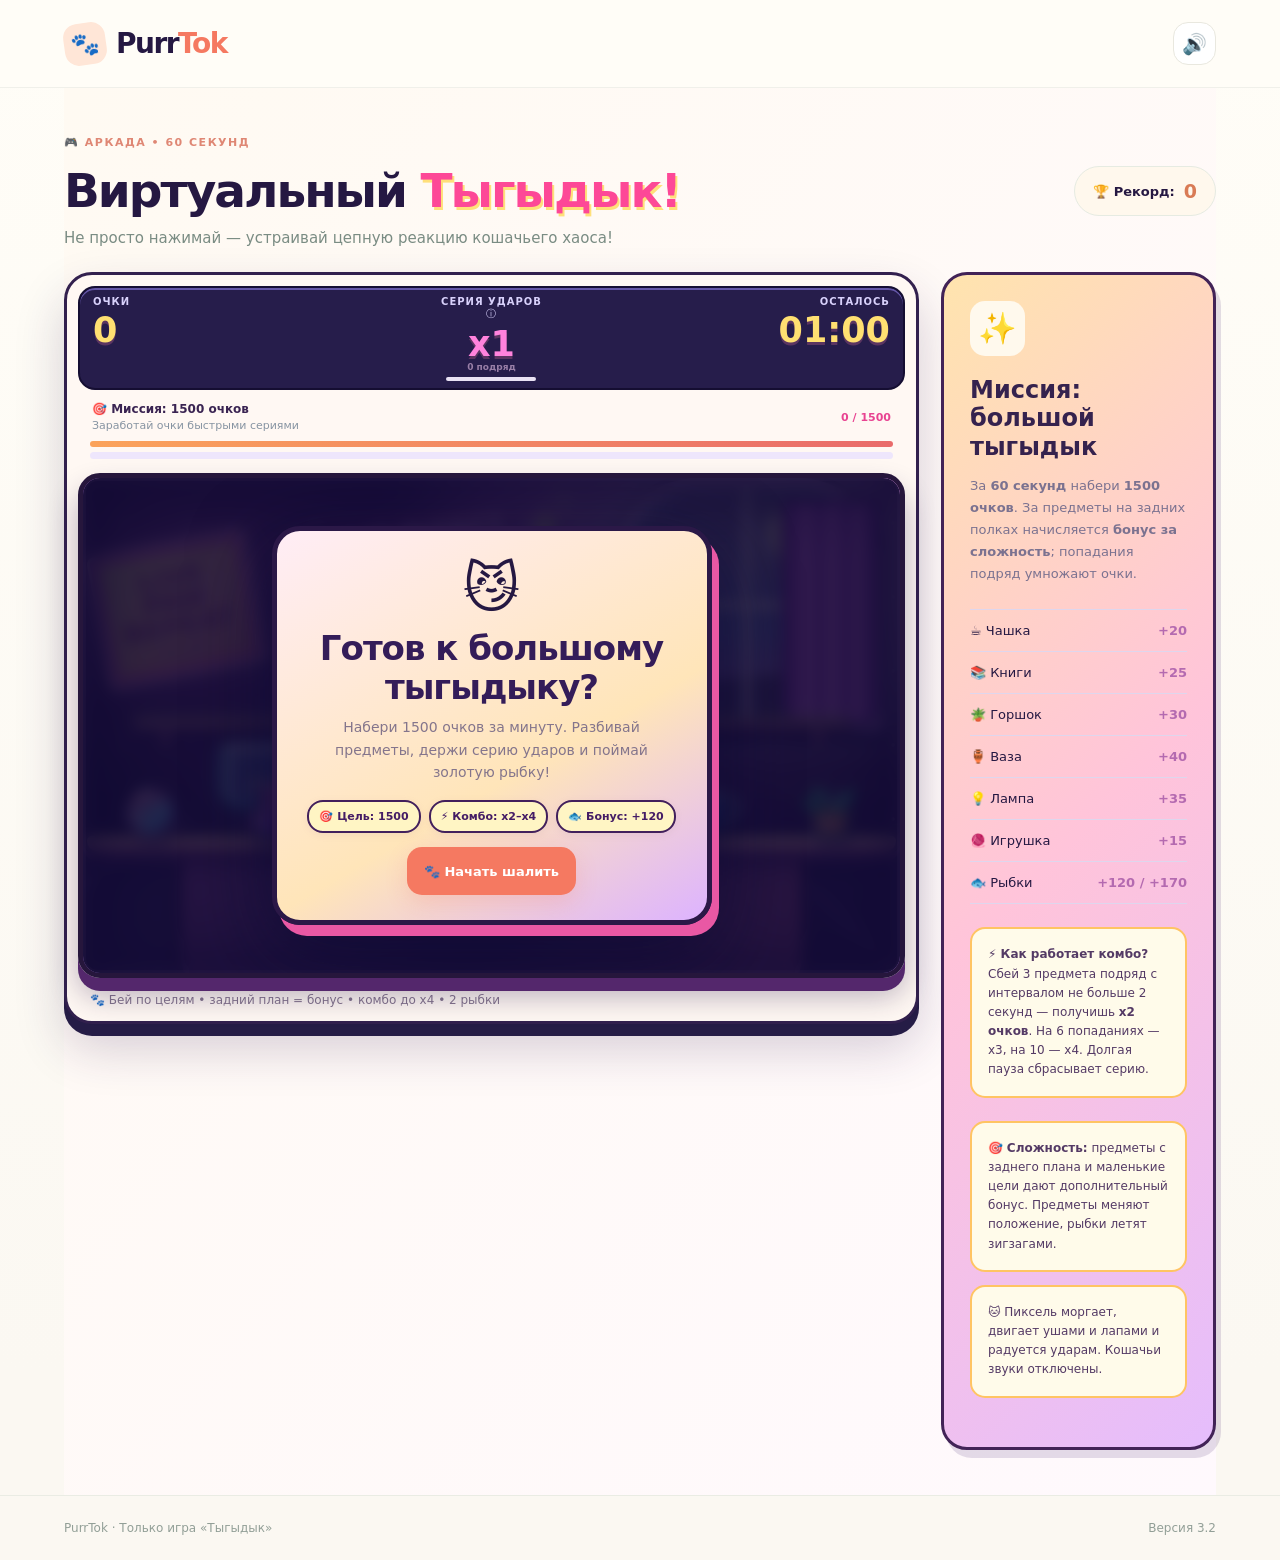
<file: docs/index.html>
<!doctype html>
<html lang="ru">
<head>
  <meta charset="utf-8">
  <meta name="viewport" content="width=device-width, initial-scale=1, viewport-fit=cover">
  <meta name="theme-color" content="#fff8ee">
  <meta name="description" content="PurrTok — игра «Тыгыдык»: разбивай предметы, лови рыбок и набирай очки за 60 секунд.">
  <title>PurrTok — Тыгыдык</title>
  <link rel="icon" type="image/svg+xml" href="./assets/favicon.svg">
  <link rel="stylesheet" href="./styles.css">
  <link rel="stylesheet" href="./game-v2.css">
  <link rel="stylesheet" href="./game-v3.css">
  <link rel="stylesheet" href="./game-only.css">
  <!-- Официальный Telegram JS API: в обычном браузере приложение работает и без него. -->
  <script async src="https://telegram.org/js/telegram-web-app.js" onload="window.dispatchEvent(new Event('telegram-ready'))"></script>
  <script defer src="./app.js"></script>
</head>
<body class="is-game-page">
  <div class="app-shell">
    <header class="topbar">
      <div class="brand" aria-label="PurrTok — игра Тыгыдык"><span class="brand-mark">🐾</span><span>Purr<span class="brand-accent">Tok</span></span></div>
      <div class="top-actions">
        <button class="sound-toggle" id="sound-toggle" type="button" aria-label="Выключить звуки" aria-pressed="true" title="Включить или выключить звуки">🔊</button>
      </div>
    </header>
    <main id="main-content">
      <section class="page is-visible" id="page-game" aria-labelledby="game-title" hidden>
        <div class="page-head game-page-head"><div><div class="eyebrow">🎮 АРКАДА • 60 СЕКУНД</div><h1 id="game-title">Виртуальный <span>Тыгыдык!</span></h1><p>Не просто нажимай — устраивай цепную реакцию кошачьего хаоса!</p></div><div class="record-pill">🏆 Рекорд: <strong id="game-best">0</strong></div></div>
        <div class="game-layout">
          <div class="game-panel">
            <div class="game-hud"><div class="hud-item"><span>ОЧКИ</span><strong id="score">0</strong></div><div class="hud-item hud-center"><span>СЕРИЯ УДАРОВ <span class="hud-help" title="Успевай сбить следующий предмет за 2 секунды: после 3 попаданий x2, после 6 x3, после 10 x4">ⓘ</span></span><strong id="combo">x1</strong><small class="streak-label" id="streak-label">0 подряд</small><span class="streak-track"><i id="streak-progress"></i></span></div><div class="hud-item hud-right"><span>ОСТАЛОСЬ</span><strong id="time">01:00</strong></div></div>
            <div class="goal-row"><div><strong>🎯 Миссия: 1500 очков</strong><span id="mission-status">Покажи, кто здесь главный кот</span></div><span id="goal-counter">0 / 1500</span></div>
            <div class="timer-bar"><span id="timer-progress"></span></div>
            <div class="goal-track" role="progressbar" aria-label="Прогресс миссии" aria-valuemin="0" aria-valuemax="1500" aria-valuenow="0" id="goal-track"><span id="goal-progress"></span></div>
            <div class="room" id="room" aria-label="Комната: сбивайте предметы со стола, ловите золотую рыбку">
              <div class="room-wall depth-back"><div class="wall-glow"></div><div class="room-poster">LIVE<br>PAW<br>REPEAT <small>✦ cat club ✦</small></div><div class="room-window"><span class="window-sun"></span><span class="window-cloud cloud-a"></span><span class="window-cloud cloud-b"></span><span class="window-hill"></span></div><span class="room-star rstar-1">✧</span><span class="room-star rstar-2">✦</span><span class="room-star rstar-3">✧</span></div>
              <div class="room-neon depth-back" aria-hidden="true">MEOW! <span>★</span></div><div class="room-fan depth-mid" aria-hidden="true"><span class="fan-hub"><i></i><i></i><i></i><i></i></span></div><div class="room-aquarium depth-mid" aria-hidden="true"><span class="aqua-water"></span><span class="aqua-bubble"></span>✿</div><div class="room-glitter depth-back" aria-hidden="true"></div><div class="room-curtain depth-mid" aria-hidden="true"></div><div class="room-floor depth-mid"></div><div class="room-light depth-back"></div>
              <div class="prop-shelf prop-shelf-left" aria-hidden="true"></div><div class="prop-shelf prop-shelf-right" aria-hidden="true"></div>
              <div class="cat-zone depth-mid" id="cat-zone" role="button" tabindex="0" aria-label="Погладить Пикселя — он улыбнётся">
                <span class="cat-speech" id="cat-speech" aria-live="off">Мяу! Что сегодня разбиваем?</span>
                <svg class="game-cat-svg" id="game-cat-svg" viewBox="0 0 320 300" xmlns="http://www.w3.org/2000/svg" role="img" aria-label="Рыжий кот Пиксель моргает, машет хвостом и шевелит ушами">
                  <defs><linearGradient id="catFur" x1="0" y1="0" x2="1" y2="1"><stop stop-color="#fff0b0"/><stop offset=".26" stop-color="#ffcc75"/><stop offset=".7" stop-color="#ff9546"/><stop offset="1" stop-color="#d95232"/></linearGradient><radialGradient id="eyeGlow"><stop stop-color="#92ffbf"/><stop offset=".8" stop-color="#36d79a"/><stop offset="1" stop-color="#237d77"/></radialGradient></defs>
                  <ellipse cx="161" cy="284" rx="102" ry="10" fill="#875b5d" opacity=".11"/>
                  <g class="cat-tail"><path d="M235 228Q318 190 278 139Q259 113 242 139" fill="none" stroke="#E58C47" stroke-width="36" stroke-linecap="round"/><path d="M240 223Q303 187 274 151" fill="none" stroke="#FFCE86" stroke-width="15" stroke-linecap="round"/></g>
                  <path d="M88 205q-11 68 64 70 83 6 91-64Q239 162 175 165L129 164Q93 167 88 205Z" fill="url(#catFur)" stroke="#d98444" stroke-width="5"/>
                  <ellipse cx="165" cy="220" rx="48" ry="51" fill="#fff1dc"/><ellipse cx="144" cy="193" rx="16" ry="8" fill="#fff" opacity=".28"/>
                  <g class="cat-ear-left"><path d="m67 106-8-81q-2-14 11-8l72 42" fill="url(#catFur)" stroke="#d98343" stroke-width="6" stroke-linejoin="round"/><path d="m81 89-8-53 38 24" fill="#f49c97"/></g>
                  <g class="cat-ear-right"><path d="m186 55 69-44q15-8 15 11l-11 82" fill="url(#catFur)" stroke="#d98343" stroke-width="6" stroke-linejoin="round"/><path d="m218 61 36-29-5 55" fill="#f49c97"/></g>
                  <g class="cat-head"><path d="M53 126Q51 48 162 45Q272 48 269 130Q275 224 162 225Q52 224 53 126Z" fill="url(#catFur)" stroke="#d98444" stroke-width="6"/><path d="M80 92Q102 65 135 79M178 80Q220 64 247 96" fill="none" stroke="#fff5bf" stroke-width="9" opacity=".35" stroke-linecap="round"/><path d="m112 56-7 24m49-32v27m49-18 6 24" stroke="#e68c4a" stroke-width="8" stroke-linecap="round"/><ellipse cx="114" cy="140" rx="34" ry="39" fill="#fff8eb"/><ellipse cx="209" cy="140" rx="34" ry="39" fill="#fff8eb"/>
                  <g class="cat-eye-left"><ellipse cx="120" cy="146" rx="11" ry="25" fill="url(#eyeGlow)"/><circle cx="123" cy="135" r="6" fill="white"/><circle cx="117" cy="153" r="2.5" fill="#fff"/></g><g class="cat-eye-right"><ellipse cx="202" cy="146" rx="11" ry="25" fill="url(#eyeGlow)"/><circle cx="205" cy="135" r="6" fill="white"/><circle cx="199" cy="153" r="2.5" fill="#fff"/></g>
                  <ellipse cx="74" cy="173" rx="16" ry="9" fill="#f38c88" opacity=".75"/><ellipse cx="250" cy="173" rx="16" ry="9" fill="#f38c88" opacity=".75"/><ellipse cx="161" cy="179" rx="52" ry="36" fill="#fff0dc"/><path d="m148 169q13-10 26 0l-13 10Z" fill="#cb777a"/><path d="M161 179v8m0 0q-12 14-25 0m25 0q14 14 26 0" fill="none" stroke="#865d55" stroke-width="4" stroke-linecap="round"/><path d="m112 181-63-12m65 22-67 6m165-16 63-12m-65 22 67 6" fill="none" stroke="#93644f" stroke-width="3.5" stroke-linecap="round"/>
                  </g>
                  <g class="cat-paw cat-paw-left"><ellipse cx="106" cy="249" rx="25" ry="24" fill="#ffcb87" stroke="#d98444" stroke-width="4"/><path d="M93 251v10m13-10v12m13-11v9" stroke="#dd9454" stroke-width="3"/></g><g class="cat-paw cat-paw-right"><ellipse cx="215" cy="249" rx="25" ry="24" fill="#ffcb87" stroke="#d98444" stroke-width="4"/><path d="M204 252v10m13-10v12m12-11v9" stroke="#dd9454" stroke-width="3"/></g>
                </svg>
              </div>
              <div class="room-desk depth-front"><div class="desk-top"></div><div class="desk-front"></div><div class="desk-drawer">✦</div></div>
              <button class="prop prop-cup" data-item="cup" type="button" aria-label="Разбить чашку, 20 очков"><img src="./assets/objects/cup.svg" alt="" draggable="false"><span class="prop-shadow"></span></button>
              <button class="prop prop-books" data-item="books" type="button" aria-label="Сбить книги, 25 очков"><img src="./assets/objects/books.svg" alt="" draggable="false"><span class="prop-shadow"></span></button>
              <button class="prop prop-plant" data-item="plant" type="button" aria-label="Разбить горшок, 30 очков"><img src="./assets/objects/plant.svg" alt="" draggable="false"><span class="prop-shadow"></span></button>
              <button class="prop prop-vase" data-item="vase" type="button" aria-label="Разбить вазу, 40 очков"><img src="./assets/objects/vase.svg" alt="" draggable="false"><span class="prop-shadow"></span></button>
              <button class="prop prop-lamp" data-item="lamp" type="button" aria-label="Разбить лампу"><img src="./assets/objects/lamp.svg" alt="" draggable="false"><span class="prop-shadow"></span><span class="difficulty-tag"></span></button>
              <button class="prop prop-toy" data-item="toy" type="button" aria-label="Сбить игрушку"><img src="./assets/objects/toy.svg" alt="" draggable="false"><span class="prop-shadow"></span><span class="difficulty-tag"></span></button>
              <button class="bonus-fish" id="bonus-fish" type="button" aria-label="Поймать золотую рыбку, 120 очков" hidden><img src="./assets/objects/fish.svg" alt="" draggable="false"><span>+120</span></button>
              <button class="bonus-fish bonus-fish-blue" id="bonus-fish-blue" type="button" aria-label="Поймать бирюзовую рыбку, 170 очков" hidden><img src="./assets/objects/fish-blue.svg" alt="" draggable="false"><span>+170</span></button>
              <div class="impact-layer" id="impact-layer" aria-hidden="true"></div>
              <canvas id="effects-canvas" aria-hidden="true"></canvas>
              <div class="flying-points" id="flying-points" aria-hidden="true"></div>
              <div class="level-banner" id="level-banner" aria-hidden="true"></div>
              <div class="game-overlay" id="game-overlay"><div class="overlay-card" id="overlay-content"><span class="overlay-icon">🐾</span><h2>Готов к большому тыгыдыку?</h2><p>За 60 секунд набери 1500 очков. Предметы на задних полках дают дополнительные очки, а две рыбки двигаются по непредсказуемым траекториям!</p><button class="btn btn-primary" id="start-game" type="button">Погнали! ↗</button></div></div>
            </div>
            <div class="game-footer"><span>🐾 Бей по целям • задний план = бонус • комбо до x4 • 2 рыбки</span><button id="restart-game" class="text-button" hidden>↻ Перезапуск</button></div>
          </div>
          <aside class="game-sidebar"><span class="tip-icon">✨</span><h3>Миссия: большой тыгыдык</h3><p>За <b>60 секунд</b> набери <b>1500 очков</b>. За предметы на задних полках начисляется <b>бонус за сложность</b>; попадания подряд умножают очки.</p><div class="score-list"><div><span>☕ Чашка</span><b>+20</b></div><div><span>📚 Книги</span><b>+25</b></div><div><span>🪴 Горшок</span><b>+30</b></div><div><span>🏺 Ваза</span><b>+40</b></div><div><span>💡 Лампа</span><b>+35</b></div><div><span>🧶 Игрушка</span><b>+15</b></div><div><span>🐟 Рыбки</span><b>+120 / +170</b></div></div><div class="tip-box"><b>⚡ Как работает комбо?</b><br>Сбей 3 предмета подряд с интервалом не больше 2 секунд — получишь <b>x2 очков</b>. На 6 попаданиях — x3, на 10 — x4. Долгая пауза сбрасывает серию.</div><div class="tip-box">🎯 <b>Сложность:</b> предметы с заднего плана и маленькие цели дают дополнительный бонус. Предметы меняют положение, рыбки летят зигзагами.</div><div class="tip-box cat-hint">🐱 Пиксель моргает, двигает ушами и лапами и радуется ударам. Кошачьи звуки отключены.</div></aside>
        </div>
      </section>
    </main>
    <footer class="footer"><span>PurrTok · Только игра «Тыгыдык»</span><span>Версия 3.2</span></footer>
    <div class="toast" id="toast" role="status" aria-live="polite"></div>
  </div>
</body>
</html>
</file>
<file: docs/styles.css>
:root{--ink:#263e3d;--ink2:#607270;--coral:#f57961;--coral-dark:#e96a54;--cream:#fff9f0;--paper:#fffefa;--mint:#dff6e7;--line:#e9e8df;--gold:#ffcf72;--shadow:0 15px 45px rgba(47,67,54,.08);font-family:'Trebuchet MS',system-ui,-apple-system,BlinkMacSystemFont,'Segoe UI',sans-serif;color:var(--ink);background:#faf8f2;font-synthesis:none}
*{box-sizing:border-box}html{scroll-behavior:smooth}body{margin:0;min-width:320px}button,input{font:inherit}button{cursor:pointer}button:focus-visible,input:focus-visible{outline:3px solid #488f8c;outline-offset:3px}button:disabled{cursor:default}a{color:inherit}.sr-only{position:absolute!important;width:1px;height:1px;padding:0;margin:-1px;overflow:hidden;clip:rect(0,0,0,0);white-space:nowrap;border:0}.app-shell{min-height:100vh;display:flex;flex-direction:column;max-width:1440px;margin:auto;background:linear-gradient(180deg,#fffdf7 0%,#fbf8f2 88%)}.topbar{height:88px;padding:0 clamp(22px,5vw,72px);display:flex;justify-content:space-between;align-items:center;gap:30px;border-bottom:1px solid rgba(68,92,76,.08);background:#fffdf7;position:relative;z-index:4}.brand{border:0;background:transparent;display:flex;align-items:center;gap:10px;font-size:28px;font-weight:900;color:var(--ink);letter-spacing:-1.5px;padding:4px 0}.brand-mark{display:grid;place-items:center;background:#ffe6d7;width:42px;height:42px;border-radius:14px;font-size:23px;transform:rotate(-8deg)}.brand-accent{color:var(--coral)}.desktop-nav{display:flex;align-items:center;gap:10px;background:#f5f5ee;border-radius:999px;padding:5px}.nav-link{border:0;background:transparent;padding:11px 19px;border-radius:999px;color:#60716c;font-size:14px;font-weight:700}.nav-link.is-active{background:#fff;color:var(--ink);box-shadow:0 3px 12px rgba(20,40,30,.08)}.top-actions{display:flex;align-items:center;gap:14px}.top-pill{background:#ebf9ee;border:1px solid #d3ebda;border-radius:20px;padding:10px 17px;color:#5b846e;font-weight:700;font-size:12px;white-space:nowrap}.sound-toggle{width:43px;height:43px;border:1px solid var(--line);background:white;border-radius:15px;font-size:20px}.sound-toggle:hover{background:#fff1e7}main{flex:1;padding:0 clamp(22px,5vw,72px)}.page{display:none;animation:fade-in .28s ease}.page.is-visible{display:block}.hero{min-height:490px;display:grid;grid-template-columns:1.02fr .98fr;align-items:center;gap:20px;padding:40px 0 28px}.hero-copy{position:relative;z-index:2}.eyebrow,.section-kicker{color:#df8774;letter-spacing:2px;font-size:11px;font-weight:900}.eyebrow{display:inline-flex;align-items:center;gap:10px;background:#fff3e7;border-radius:100px;padding:11px 17px;letter-spacing:1.5px}.tiny-spark{color:var(--coral);font-size:15px}.hero h1{font-size:clamp(44px,5.2vw,74px);letter-spacing:-3.8px;line-height:1.08;margin:22px 0 21px;font-weight:900}.hero h1 span,.page-head h1 span{color:var(--coral)}.hero-desc{color:#667672;line-height:1.8;font-size:17px;max-width:520px;margin-bottom:29px}.hero-buttons{display:flex;flex-wrap:wrap;gap:12px;align-items:center}.btn{display:inline-flex;align-items:center;justify-content:center;gap:12px;border-radius:15px;min-height:54px;padding:13px 23px;font-weight:900;font-size:14px;transition:transform .15s,box-shadow .15s;border:2px solid transparent}.btn:hover{transform:translateY(-2px)}.btn:active{transform:translateY(1px)}.btn-primary{background:var(--coral);color:#fff;box-shadow:0 8px 22px rgba(245,121,97,.2)}.btn-primary:hover{background:var(--coral-dark);box-shadow:0 12px 25px rgba(245,121,97,.3)}.btn-light{background:#fff;color:var(--ink);border-color:#edece6}.btn-light:hover{background:#fff6ef}.btn-full{width:100%}.hero-notes{display:flex;gap:18px;flex-wrap:wrap;color:#7b8a80;font-size:12px;margin-top:25px;font-weight:700}.hero-art{position:relative;min-height:455px;display:grid;place-items:center}.art-blob{position:absolute;width:88%;max-width:500px;aspect-ratio:1.08;background:#fff0d5;border-radius:47% 53% 51% 49%/50% 38% 62% 50%;transform:rotate(-15deg);top:30px;box-shadow:inset -17px -15px 0 rgba(255,217,174,.55)}.hero-cat{position:relative;max-width:96%;width:440px;height:auto;z-index:1;filter:drop-shadow(0 13px 5px rgba(166,116,67,.07));animation:cat-breathe 3.2s ease-in-out infinite;transform-origin:50% 80%}.float-sticker{position:absolute;z-index:2;font-size:32px;animation:float 3.5s ease-in-out infinite}.sticker-1{top:22px;left:14%}.sticker-2{right:8%;top:18%;color:#f8b857;font-size:49px;animation-delay:1s}.sticker-3{right:1%;bottom:22%;font-size:35px;animation-delay:1.7s}.cat-bubble{position:absolute;z-index:2;top:44px;right:0;background:white;padding:16px 20px;border-radius:20px 20px 20px 2px;font-size:14px;font-weight:900;color:#556c5f;box-shadow:0 12px 28px rgba(75,78,57,.11);transform:rotate(6deg)}.section-heading{display:flex;justify-content:space-between;align-items:end;margin:5px 0 20px;gap:16px}.section-heading h2{font-size:30px;letter-spacing:-1px;margin:6px 0 0}.muted-tag{border:1px solid #e9ece2;border-radius:40px;padding:10px 17px;font-size:12px;color:#8a978d}.feature-grid{display:grid;grid-template-columns:1fr 1fr;gap:22px}.feature-card{position:relative;min-height:237px;text-align:left;border:0;padding:29px 30px 26px;border-radius:25px;transition:transform .2s,box-shadow .2s;overflow:hidden}.feature-card:hover{transform:translateY(-4px);box-shadow:var(--shadow)}.feature-chat{background:#e1f3eb}.feature-game{background:#ffe8dd}.feature-icon{width:56px;height:56px;border-radius:18px;display:grid;place-items:center;font-size:26px;background:rgba(255,255,255,.7)}.feature-time{position:absolute;top:33px;right:31px;color:#778781;font-size:11px;font-weight:800;background:rgba(255,255,255,.64);border-radius:30px;padding:9px 12px}.feature-card h3{font-size:25px;letter-spacing:-.6px;margin:19px 0 7px}.feature-card p{color:#6b7a74;font-size:14px;line-height:1.65;max-width:350px;margin:0 0 18px}.feature-cta{font-size:13px;font-weight:900}.feature-cta span{margin-left:8px}.bottom-row{display:grid;grid-template-columns:1fr 1fr;gap:22px;margin:22px 0 36px}.stat-banner{position:relative;display:flex;align-items:center;gap:20px;background:white;border:1px solid #ecece5;border-radius:20px;padding:22px 27px;overflow:hidden}.stat-big{font-size:37px;font-weight:900;color:var(--coral);font-variant-numeric:tabular-nums}.stat-banner strong{font-size:14px}.stat-banner p{font-size:12px;color:#8b9691;margin:5px 0 0}.stat-decor{position:absolute;right:23px;color:#e9eee7;font-size:40px}.footer{padding:25px clamp(22px,5vw,72px);border-top:1px solid #eaece4;display:flex;align-items:center;justify-content:space-between;font-size:12px;color:#929f97}.mobile-nav{display:none}
/* CHAT */.page-head{padding:43px 0 26px;display:flex;justify-content:space-between;align-items:center;gap:20px}.page-head .eyebrow{background:transparent;padding:0;letter-spacing:1.5px}.page-head h1{font-size:clamp(32px,4vw,47px);margin:13px 0 8px;letter-spacing:-2px}.page-head p{color:#7a8c83;font-size:15px;margin:0;line-height:1.7}.chat-online,.record-pill{display:flex;align-items:center;gap:9px;border-radius:50px;padding:13px 18px;border:1px solid #e6ebe2;background:white;font-weight:700;font-size:12px;white-space:nowrap}.online-dot{width:9px;height:9px;border-radius:50%;background:#48bd83;box-shadow:0 0 0 4px #dcf5e9}.chat-layout{display:grid;grid-template-columns:minmax(0,1fr) 290px;gap:24px;padding-bottom:38px;align-items:stretch}.chat-window{background:white;border:1px solid #edf0e8;border-radius:25px;overflow:hidden;box-shadow:var(--shadow);height:min(690px,75vh);min-height:535px;display:flex;flex-direction:column}.chat-header{display:flex;align-items:center;gap:14px;padding:15px 22px;border-bottom:1px solid #f0f0e8;background:#fffefa}.chat-avatar{width:50px;height:50px;border-radius:16px;background:#fff0db;object-fit:contain}.chat-header strong{display:block;font-size:15px}.chat-header span{display:block;font-size:11px;color:#91a196;margin-top:3px}.chat-header-heart{margin-left:auto;font-size:24px;color:#ffaaa3}.messages{flex:1;min-height:0;overflow:auto;padding:24px;display:flex;flex-direction:column;gap:16px;scroll-behavior:smooth}.message{display:flex;max-width:88%;gap:11px;align-items:flex-end}.message.mine{margin-left:auto;flex-direction:row-reverse}.message-avatar{width:36px;height:36px;border-radius:12px;object-fit:contain;background:#fff0dc;flex:none}.bubble{border-radius:17px 17px 17px 4px;background:#eff8f1;padding:13px 17px;font-size:14px;line-height:1.6;white-space:pre-wrap;overflow-wrap:anywhere}.mine .bubble{background:#ffe6da;border-radius:17px 17px 4px 17px}.chat-bottom{padding:13px 17px 17px;border-top:1px solid #f1f2ec;background:#fff}.quick-replies{display:flex;flex-wrap:wrap;gap:8px;margin-bottom:11px;max-height:100px;overflow:auto}.quick-replies button{background:#fff8ef;border:1px solid #ffebda;color:#7c6857;border-radius:28px;font-size:12px;font-weight:800;padding:8px 12px}.quick-replies button:hover{background:#ffe7d5}.chat-form{background:#f8f9f5;display:flex;gap:8px;align-items:center;border-radius:14px;padding:5px 5px 5px 15px;border:1px solid #eff1eb}.chat-form input{min-width:0;flex:1;border:0;outline:0;background:transparent;color:var(--ink);font-size:14px}.chat-send{border:0;background:var(--coral);color:white;font-size:18px;width:43px;height:41px;border-radius:12px}.side-card{background:#ffeddc;border-radius:24px;padding:25px;align-self:stretch;display:flex;flex-direction:column;align-items:start;position:relative;overflow:hidden}.side-cat{width:100%;height:184px;display:grid;place-items:center;background:#fff3e5;border-radius:20px}.side-cat img{width:190px;height:175px;object-fit:contain}.side-card h3{font-size:23px;line-height:1.23;letter-spacing:-.8px;margin:20px 0 10px}.side-card p{color:#817768;font-size:14px;line-height:1.7;margin:0}.side-hint{background:rgba(255,255,255,.65);border-radius:13px;padding:13px;font-size:12px;line-height:1.5;color:#917862;margin:20px 0 auto}.side-card .btn{margin-top:23px}
/* GAME */.record-pill{font-size:13px;background:#fff8ed}.record-pill strong{font-size:19px;color:#d97b55}.game-layout{display:grid;grid-template-columns:minmax(0,1fr) 275px;gap:22px;padding-bottom:45px;align-items:start}.game-panel{background:white;padding:16px;border:1px solid #edf0e8;border-radius:25px;box-shadow:var(--shadow);min-width:0}.game-hud{display:grid;grid-template-columns:1fr 1fr 1fr;gap:12px;padding:5px 13px 13px}.hud-item span{display:block;font-size:10px;letter-spacing:1px;color:#8b9d8e;font-weight:900}.hud-item strong{display:block;font-size:29px;font-weight:900;margin-top:3px;font-variant-numeric:tabular-nums}.hud-center{text-align:center}.hud-right{text-align:right}.timer-bar{height:7px;background:#f2eee7;border-radius:20px;overflow:hidden;margin:0 12px 13px}.timer-bar span{display:block;height:100%;width:100%;background:linear-gradient(90deg,#f9c57a,#f57d68);transition:width .5s linear}.room{height:clamp(335px,39vw,455px);background:linear-gradient(180deg,#fff2df 0%,#ffe4cc 68%,#ead1b0 68%,#ead1b0 100%);border-radius:18px;position:relative;overflow:hidden;isolation:isolate;user-select:none}.room-poster{position:absolute;top:9%;left:8%;border:7px solid #d9ab8b;background:#fffdf1;color:#bfa597;font-size:24px;line-height:1.1;font-weight:900;letter-spacing:2px;padding:13px 21px;transform:rotate(-6deg)}.room-window{position:absolute;top:6%;right:9%;width:23%;height:38%;border:8px solid #fffaf0;border-radius:56px 56px 10px 10px;background:linear-gradient(#bfe9e3,#edffef);box-shadow:0 8px 0 #f5cfac;overflow:hidden}.window-sun{position:absolute;top:20%;right:22%;background:#ffde8b;width:39px;height:39px;border-radius:50%}.window-hill{position:absolute;width:140%;height:80px;border-radius:50%;background:#b5d99c;bottom:-43px;left:-10px}.room-shelf{position:absolute;left:6%;top:52%;width:24%;height:9px;border-radius:6px;background:#dbaa84;box-shadow:0 9px 0 rgba(203,134,96,.25)}.room-star{position:absolute;font-size:37px;color:#fff9d7}.rstar-1{right:42%;top:10%}.rstar-2{left:31%;top:24%;font-size:23px}.room-cat{position:absolute;z-index:3;bottom:12%;width:40%;left:30%;pointer-events:none;transform-origin:center bottom}.room-cat img{display:block;width:100%;max-width:300px;margin:auto;filter:drop-shadow(0 8px 3px rgba(103,84,63,.1));transition:transform .15s}.room-cat.jump img{animation:cat-jump .36s}.desk-top{position:absolute;bottom:23%;height:18px;left:3%;width:94%;background:#ba7959;border:3px solid #9f624a;box-shadow:0 4px 0 #e1ab7d;border-radius:20px;z-index:2}.desk-front{position:absolute;bottom:0;left:9%;height:24%;width:82%;background:linear-gradient(#f7c69c,#e6ad81);border-left:13px solid #b47d61;border-right:13px solid #b47d61;z-index:1}.prop{position:absolute;z-index:4;background:transparent;border:0;padding:0;width:70px;height:77px;transform-origin:bottom;transition:filter .15s}.prop:hover{filter:drop-shadow(0 6px 4px rgba(195,94,47,.25));transform:translateY(-6px)}.prop:disabled{pointer-events:none}.prop-emoji{font-size:clamp(38px,5vw,54px);display:block;line-height:1.1;filter:drop-shadow(2px 5px 1px rgba(85,78,65,.09))}.prop-cup{left:11%;bottom:25%}.prop-books{left:31%;bottom:25%}.prop-plant{right:24%;bottom:25%}.prop-vase{right:7%;bottom:25%}.prop.fall{animation:knock .72s ease-in forwards;pointer-events:none!important}.flying-points{position:absolute;inset:0;z-index:8;pointer-events:none}.points-pop{position:absolute;color:#ed745e;background:#fff9e8;font-size:18px;font-weight:900;padding:7px 10px;border-radius:15px;box-shadow:0 4px 9px #a77b6555;animation:points-fly .85s ease-out forwards}.game-overlay{position:absolute;inset:0;background:rgba(35,55,53,.38);z-index:9;display:grid;place-items:center;padding:15px;backdrop-filter:blur(2px)}.game-overlay[hidden]{display:none}.overlay-card{background:#fffdf8;border-radius:24px;max-width:400px;width:100%;text-align:center;padding:28px 32px;box-shadow:0 14px 50px rgba(55,45,39,.16);animation:pop-in .3s}.overlay-icon{display:block;font-size:51px}.overlay-card h2{font-size:27px;letter-spacing:-1px;margin:11px 0}.overlay-card p{color:#7c8b84;font-size:14px;line-height:1.65;margin:0 0 22px}.overlay-score{font-weight:900;font-size:47px;line-height:1.15;color:var(--coral);margin:8px 0}.overlay-medal{font-size:13px;font-weight:900;color:#90774d;background:#fff1ce;border-radius:24px;padding:8px 13px;display:inline-block;margin:7px 0 18px}.overlay-buttons{display:flex;justify-content:center;gap:8px;flex-wrap:wrap}.overlay-buttons .btn{min-height:48px;font-size:13px;padding:10px 15px}.game-footer{display:flex;justify-content:space-between;align-items:center;gap:12px;padding:15px 12px 3px;font-size:12px;color:#7c8b81}.text-button{border:0;background:transparent;color:#df775d;font-size:12px;font-weight:900}.game-sidebar{border-radius:25px;background:#e4f3e9;padding:26px}.tip-icon{display:grid;place-items:center;font-size:31px;width:55px;height:55px;border-radius:15px;background:#fff9ed}.game-sidebar h3{font-size:24px;line-height:1.2;margin:20px 0 8px}.game-sidebar p{font-size:13px;line-height:1.7;color:#6c8878;margin-bottom:24px}.score-list{border-top:1px solid #cde5d3}.score-list div{display:flex;justify-content:space-between;gap:5px;padding:13px 0;border-bottom:1px solid #cde5d3;font-size:13px}.score-list b{color:#e7775c}.tip-box{font-size:12px;line-height:1.6;background:rgba(255,255,255,.7);padding:16px;border-radius:15px;color:#66816c;margin:23px 0}.game-sidebar .btn{font-size:13px}.toast{position:fixed;bottom:28px;left:50%;transform:translate(-50%,20px);background:#304942;color:white;padding:12px 19px;border-radius:12px;box-shadow:0 12px 30px #273d3d33;font-size:13px;opacity:0;pointer-events:none;z-index:30;transition:all .22s;text-align:center;max-width:90vw}.toast.show{opacity:1;transform:translate(-50%,0)}
@keyframes fade-in{from{opacity:.35;transform:translateY(5px)}to{opacity:1;transform:none}}@keyframes float{0%,100%{transform:translateY(0)}50%{transform:translateY(-12px)}}@keyframes cat-breathe{0%,100%{transform:translateY(0) rotate(-1deg)}50%{transform:translateY(-7px) rotate(1deg)}}@keyframes knock{0%{transform:rotate(0) translate(0,0);opacity:1}35%{transform:rotate(23deg) translate(15px,-15px);opacity:1}100%{transform:rotate(85deg) translate(70px,150px);opacity:0}}@keyframes cat-jump{0%,100%{transform:translateY(0) rotate(0)}50%{transform:translateY(-18px) rotate(-6deg)}}@keyframes points-fly{0%{opacity:1;transform:translateY(0) scale(.8)}70%{opacity:1}100%{opacity:0;transform:translateY(-80px) scale(1.2)}}@keyframes pop-in{from{opacity:0;transform:scale(.93)}to{opacity:1;transform:scale(1)}}
@media(max-width:1050px){.hero h1{font-size:55px}.hero-art{min-height:390px}.hero{min-height:430px}.cat-bubble{right:-2%;font-size:12px}.topbar{padding:0 30px}.top-pill{display:none}.game-layout{grid-template-columns:minmax(0,1fr) 230px}.game-sidebar{padding:20px}.game-sidebar h3{font-size:21px}.chat-layout{grid-template-columns:minmax(0,1fr) 245px}.room{height:395px}}
@media(max-width:760px){.topbar{height:72px;padding:0 20px}.desktop-nav{display:none}.brand{font-size:25px}.top-actions{gap:8px}main{padding:0 18px}.hero{grid-template-columns:1fr;min-height:auto;gap:0;padding:33px 0 10px}.hero h1{font-size:clamp(40px,9vw,58px);letter-spacing:-2.9px;margin:18px 0 14px}.hero-desc{font-size:15px;line-height:1.65;margin-bottom:21px}.hero-art{min-height:310px;margin-top:7px;max-width:520px;width:100%;justify-self:center}.art-blob{width:70%;max-width:350px;top:0}.hero-cat{width:345px;max-width:83%;height:300px}.cat-bubble{right:6%;top:20px}.sticker-1{left:12%;top:24px}.feature-grid,.bottom-row{gap:12px}.feature-card{padding:22px;min-height:255px}.feature-card h3{font-size:21px}.feature-card p{font-size:13px}.section-heading h2{font-size:26px}.page-head{padding:31px 0 22px}.page-head h1{font-size:37px}.chat-layout,.game-layout{grid-template-columns:1fr}.side-card,.game-sidebar{display:none}.chat-window{height:calc(100dvh - 220px);min-height:480px;max-height:700px}.room{height:min(56vw,430px);min-height:305px}.footer{padding:20px 18px 98px}.mobile-nav{display:flex;position:fixed;z-index:20;bottom:0;left:0;right:0;justify-content:space-around;align-items:center;min-height:72px;padding:5px 12px max(8px,env(safe-area-inset-bottom));background:rgba(255,255,250,.97);box-shadow:0 -5px 25px rgba(34,55,46,.08);border-top:1px solid #eff0e8}.mobile-link{border:0;background:transparent;color:#87958c;font-weight:800;font-size:11px;padding:5px 15px;min-width:90px;display:flex;flex-direction:column;align-items:center;gap:2px}.mobile-link span{font-size:24px;line-height:1}.mobile-link.is-active{color:var(--coral)}.toast{bottom:90px}.record-pill{padding:8px 12px}.game-hud{padding:4px 6px 9px}.hud-item strong{font-size:24px}}
@media(max-width:490px){.hero{padding-top:24px}.hero h1{font-size:41px;letter-spacing:-2.4px}.hero-buttons{display:grid;grid-template-columns:1fr;gap:9px}.hero-buttons .btn{min-height:51px}.hero-notes{gap:9px;font-size:10px}.hero-art{min-height:275px}.hero-cat{width:320px;height:260px}.art-blob{width:80%}.float-sticker{font-size:25px}.cat-bubble{font-size:11px;padding:11px 12px;top:38px;right:0}.section-heading{margin-top:5px}.muted-tag{display:none}.feature-grid{grid-template-columns:1fr}.feature-card{min-height:0;padding:23px}.feature-card h3{margin-top:13px}.feature-icon{width:48px;height:48px;font-size:23px}.feature-time{top:28px}.bottom-row{grid-template-columns:1fr;gap:10px}.stat-banner{padding:15px 20px}.stat-big{font-size:31px}.page-head h1{font-size:33px}.page-head p{font-size:13px}.page-head{flex-wrap:wrap;gap:10px}.chat-online{font-size:11px;padding:9px 12px}.chat-window{height:calc(100dvh - 241px);min-height:445px}.chat-header{padding:11px 14px}.messages{padding:15px;gap:12px}.message{max-width:97%}.bubble{font-size:13px;padding:12px}.quick-replies{max-height:81px}.room{min-height:295px;height:74vw}.room-poster{font-size:17px;padding:8px 13px;border-width:5px}.room-cat{width:49%;left:26%}.prop{width:54px;height:60px}.prop-emoji{font-size:39px}.prop-cup{left:5%}.prop-books{left:27%}.prop-plant{right:24%}.prop-vase{right:4%}.overlay-card{padding:19px 16px}.overlay-card h2{font-size:24px}.overlay-card p{font-size:12px}.overlay-icon{font-size:40px}.overlay-card .btn{min-height:45px}.game-footer{font-size:11px}.game-panel{padding:10px}.footer{font-size:10px;gap:10px;flex-wrap:wrap}.game-layout{padding-bottom:25px}}
@media(prefers-reduced-motion:reduce){*,*::before,*::after{animation-duration:.01ms!important;animation-iteration-count:1!important;scroll-behavior:auto!important;transition-duration:.01ms!important}}
</file>
<file: docs/game-v2.css>
/* PurrTok 2.0 — motion-rich arcade. CSS-only scenery and expressive vector cat. */
:root{--game-ink:#253850;--game-violet:#7568d7}
.game-page-head{padding-bottom:20px}.game-panel{background:#fffdf7;border:1px solid #efe7dd;box-shadow:0 20px 65px #5a4c7a12;padding:14px;border-radius:28px}
.game-hud{position:relative;z-index:1;padding:8px 13px 7px}.game-hud strong{font-size:clamp(24px,3vw,35px)}.hud-center strong{color:#9363de;transition:transform .18s}.hud-center.is-fired strong{transform:scale(1.22)}.hud-help{color:#c39add;cursor:help}
.goal-row{display:flex;align-items:center;justify-content:space-between;gap:10px;padding:3px 14px 9px;font-size:12px}.goal-row>div{display:flex;flex-direction:column;gap:3px}.goal-row strong{color:#43566b;font-weight:900}.goal-row span{color:#8794a2;font-size:11px}#goal-counter{font-weight:900;white-space:nowrap;color:#8f68ad;font-variant-numeric:tabular-nums}
.timer-bar{height:6px;background:#ece8ee;margin-bottom:5px}.timer-bar span{background:linear-gradient(90deg,#fba35b,#e96b6b);transition:width .16s linear}.goal-track{height:7px;margin:0 12px 14px;border-radius:12px;overflow:hidden;background:#eee6fc}.goal-track span{display:block;height:100%;width:0;background:linear-gradient(90deg,#8f7be7,#e1a8ee,#ffbf73);transition:width .25s ease;border-radius:12px}.goal-track.is-complete span{box-shadow:0 0 15px #ffd05b}
.room{--px:0px;--py:0px;--eye-x:0px;--eye-y:0px;--shake-x:0px;position:relative;height:clamp(365px,41vw,505px);border-radius:24px;overflow:hidden;isolation:isolate;user-select:none;touch-action:pan-y;background:linear-gradient(180deg,#bdc5f0 0%,#eee7ff 35%,#ffead8 69%,#d1aad0 70%,#c997a6 100%);box-shadow:inset 0 0 0 2px #fff8, inset 0 30px 60px #fff3,0 10px 30px #61517a16}
.room::before{content:"";pointer-events:none;position:absolute;inset:0;z-index:1;background:radial-gradient(ellipse at 65% 25%,#ffe8b04d 2%,transparent 58%),linear-gradient(110deg,transparent 20%,#ffffff24 42%,transparent 72%);mix-blend-mode:screen;animation:room-glow 10s ease-in-out infinite}
.room::after{content:"";position:absolute;inset:0;z-index:16;pointer-events:none;box-shadow:inset 0 0 45px #654f8138;border-radius:inherit}
.room.is-shaken{animation:room-bump .26s ease-out}.room.is-celebrating{animation:room-celebrate 1.25s ease-in-out}
.room-wall{position:absolute;inset:0;z-index:1;transform:translate3d(calc(var(--px) * -.3),calc(var(--py) * -.3),0);transition:transform .12s ease-out;pointer-events:none}.wall-glow{position:absolute;width:68%;height:63%;right:-13%;top:-16%;border-radius:50%;background:#fff9cc8c;filter:blur(35px);animation:room-glow 8s ease-in-out infinite}
.room-poster{position:absolute;left:7.5%;top:12%;transform:rotate(-8deg);background:#fff9ee;border:9px solid #bd86a4;outline:3px solid #ffffff77;box-shadow:8px 12px 0 #916c9b55,0 10px 20px #4d395a23;color:#945a98;font-size:clamp(14px,2.2vw,25px);line-height:.97;letter-spacing:1px;font-weight:1000;padding:14px 14px 11px;text-align:center;border-radius:5px}.room-poster small{display:block;letter-spacing:1px;font-size:8px;color:#eba988;margin-top:9px}
.room-window{position:absolute;right:7.5%;top:8%;width:25%;height:42%;border-radius:85px 85px 8px 8px;border:10px solid #fff6ea;background:linear-gradient(#82c8dc,#c9efe6 76%,#ddffd2);box-shadow:0 12px 0 #cd91ac,0 15px 35px #8e65994d;overflow:hidden}.room-window::before{content:"";position:absolute;z-index:3;left:48%;top:0;bottom:0;width:7px;background:#fff7ec}.room-window::after{content:"";position:absolute;z-index:3;top:49%;height:7px;left:0;right:0;background:#fff7ec}.window-sun{width:45px;height:45px;top:14%;right:19%;background:#fff6a4;box-shadow:0 0 28px 10px #fff6b9;animation:window-sun 5s ease-in-out infinite}.window-hill{z-index:2;bottom:-32px;background:#7dcbb4;width:165%;height:80px}.window-cloud{position:absolute;z-index:1;background:#f6ffffb3;width:47px;height:16px;border-radius:60px;top:32%;left:-25%;animation:window-cloud 9s linear infinite}.window-cloud::before{content:"";position:absolute;width:26px;height:25px;border-radius:50%;top:-11px;left:10px;background:inherit}.cloud-b{animation-delay:-5s;top:50%;transform:scale(.6)}
.room-shelf{position:absolute;left:6%;top:57%;width:22%;height:11px;background:linear-gradient(#ffc599,#cb8a85);border-radius:4px;box-shadow:0 10px 4px #a86d714d;display:flex;align-items:flex-end;justify-content:space-evenly;font-size:31px}.room-shelf span{position:relative;top:-6px;filter:drop-shadow(0 4px 2px #60465e36);animation:shelf-sway 5s ease-in-out infinite}.room-shelf span+span{animation-delay:-1s}.room-star{color:#fffefa;text-shadow:0 0 12px #fff;font-size:31px;animation:star-twinkle 2.1s ease-in-out infinite}.rstar-1{top:7%;right:41%}.rstar-2{top:29%;left:35%;font-size:25px;animation-delay:-.8s}.rstar-3{top:56%;right:27%;font-size:18px;animation-delay:-1.3s}
.room-light{position:absolute;inset:0;pointer-events:none;z-index:2;background:linear-gradient(123deg,transparent 44%,#ffefbd63 57%,transparent 71%);transform:translate3d(calc(var(--px) * -.12),0,0);opacity:.65}
.room-floor{position:absolute;z-index:2;bottom:0;left:-10%;width:120%;height:29%;background:repeating-linear-gradient(90deg,#ca97ac 0,#ca97ac 13%,#d8a7ba 13.3%,#d8a7ba 14%,#bd89a2 14.4%,#ca97ac 14.6%);transform:perspective(300px) rotateX(14deg) translate3d(calc(var(--px) * -.13),0,0);box-shadow:inset 0 15px 22px #ae80a04f}
.cat-zone{position:absolute;z-index:5;left:31%;bottom:16%;width:39%;height:61%;display:flex;align-items:flex-end;justify-content:center;transform:translate3d(calc(var(--px) * .21),calc(var(--py) * .1),0);transition:transform .13s ease-out;cursor:pointer;outline-offset:5px}
.game-cat-svg{width:100%;height:100%;max-width:290px;max-height:285px;overflow:visible;filter:drop-shadow(0 16px 8px #8b658a32);transform-origin:center bottom;animation:cat-idle 3.2s ease-in-out infinite}
.cat-tail{transform-origin:242px 225px;animation:cat-tail-swish 2s ease-in-out infinite}.cat-ear-left{transform-origin:80px 98px;animation:cat-ear-twitch 6.8s ease-in-out infinite}.cat-ear-right{transform-origin:253px 103px;animation:cat-ear-twitch 7.7s ease-in-out infinite reverse}.cat-head{transform-origin:160px 150px;animation:cat-head-bob 4s ease-in-out infinite}.cat-eye-left,.cat-eye-right{transform:translate(var(--eye-x),var(--eye-y));animation:cat-blink 6s ease-in-out infinite;transform-origin:160px 145px}.cat-eye-right{animation-delay:.02s}.cat-paw{transform-origin:160px 249px}.cat-zone.is-swatting .cat-paw-right{animation:cat-swat .4s cubic-bezier(.2,1.6,.4,1)}.cat-zone.is-swatting .game-cat-svg{animation:cat-lunge .43s cubic-bezier(.2,.8,.2,1)}.cat-zone.is-purring .game-cat-svg{animation:cat-purr .27s ease-in-out 7}.cat-zone:hover .game-cat-svg{filter:drop-shadow(0 16px 9px #d8809659) brightness(1.06)}
.cat-speech{position:absolute;z-index:6;min-width:110px;max-width:190px;left:52%;top:-4%;background:#fffdfb;color:#765a78;box-shadow:0 8px 22px #735a9650;border:1px solid #fff;padding:10px 13px;border-radius:15px 15px 15px 3px;font-weight:900;font-size:clamp(10px,1.35vw,13px);line-height:1.3;text-align:center;transform:rotate(4deg);animation:cat-speech-bob 3s ease-in-out infinite;pointer-events:none}.cat-speech::after{content:"";position:absolute;bottom:-11px;left:12px;border:7px solid transparent;border-top-color:#fffdfb;transform:rotate(-18deg)}
.room-desk{position:absolute;inset:0;z-index:7;pointer-events:none;transform:translate3d(calc(var(--px) * .33),calc(var(--py) * .12),0);transition:transform .12s ease-out}.room-desk .desk-top{position:absolute;bottom:26%;height:20px;left:2.5%;width:95%;z-index:1;border:3px solid #a65e70;background:linear-gradient(#ffd4a0,#d792a0);border-radius:11px 11px 18px 18px;box-shadow:0 7px 0 #9e6788,0 15px 18px #824b7837}.room-desk .desk-front{position:absolute;bottom:0;left:11%;width:78%;height:25%;z-index:0;border:0;border-left:12px solid #aa728b;border-right:12px solid #aa728b;background:linear-gradient(145deg,#f2b9aa,#d795ab);border-radius:2px 2px 12px 12px;box-shadow:8px 7px 12px #654c7a26}.desk-drawer{position:absolute;z-index:2;bottom:12%;left:44%;width:12%;height:10%;border:3px solid #e6b0a4;background:#facdb7;border-radius:9px;text-align:center;color:#ae7394;font-size:23px}
.room .prop{position:absolute;z-index:11;width:clamp(66px,9.6vw,103px);height:clamp(68px,10vw,106px);padding:3px;border:0;border-radius:24px;background:transparent;display:grid;place-items:center;cursor:pointer;transform-origin:50% 90%;transform:translate3d(calc(var(--px) * .46),calc(var(--py) * .14),0);transition:filter .15s,opacity .1s;touch-action:manipulation;-webkit-tap-highlight-color:transparent}
.room .prop img{width:100%;height:100%;object-fit:contain;filter:drop-shadow(2px 7px 2px #784f684d);animation:prop-float var(--float-speed,2.4s) ease-in-out infinite alternate;pointer-events:none;transform-origin:50% 85%}.room .prop:hover img{filter:drop-shadow(0 0 13px #fff3aa) drop-shadow(0 4px 3px #98628c66);animation:prop-hover .56s ease-in-out infinite alternate}.room .prop:focus-visible{outline:3px solid #ec6b92;outline-offset:2px;background:#fff6}.room .prop.is-hit{pointer-events:none;opacity:0;transition:opacity .05s}.room .prop.is-respawning img{animation:prop-respawn .55s cubic-bezier(.18,1.7,.4,1) both}.room .prop:disabled{cursor:default}
.room .prop-cup{left:8%;bottom:27%;--float-speed:2.1s}.room .prop-books{left:29%;bottom:27%;--float-speed:2.8s}.room .prop-plant{right:25%;bottom:27%;--float-speed:2.5s}.room .prop-vase{right:7%;bottom:27%;--float-speed:2.2s}
.prop-shadow{position:absolute;left:19%;right:19%;bottom:3%;height:6px;background:#654f8166;filter:blur(4px);border-radius:50%;z-index:-1;pointer-events:none}
.bonus-fish{position:absolute;z-index:14;left:0;top:21%;width:100px;height:93px;border:none;background:transparent;filter:drop-shadow(0 0 16px #ffe37d);cursor:pointer;touch-action:manipulation;transform:translate3d(-120px,0,0)}.bonus-fish[hidden]{display:none}.bonus-fish img{width:100%;height:74px;animation:fish-wiggle .3s ease-in-out infinite alternate;filter:drop-shadow(0 0 7px #ffeb91)}.bonus-fish span{position:absolute;bottom:0;right:0;background:#714bcc;color:white;font-weight:900;font-size:12px;padding:4px 9px;border-radius:12px;box-shadow:0 3px 10px #5440754d}.bonus-fish.is-flying{animation:fish-fly 4s linear forwards}.bonus-fish.is-caught{opacity:0;pointer-events:none}
.impact-layer{position:absolute;inset:0;pointer-events:none;z-index:14}.shard{position:absolute;pointer-events:none;transform-origin:center;will-change:transform,opacity;animation:shard-scatter var(--flight,1s) cubic-bezier(.22,.5,.35,1) forwards}.shard img{display:block;width:100%;height:100%;object-fit:contain}.impact-wave{position:absolute;border:4px solid #fffdc1;border-radius:50%;box-shadow:0 0 15px #ffb85f,0 0 5px #fff inset;animation:impact-wave .7s ease-out forwards;transform:translate(-50%,-50%);pointer-events:none}.impact-cross{position:absolute;color:white;font-size:42px;text-shadow:0 0 15px #fcbf67;transform:translate(-50%,-50%);animation:impact-cross .7s ease-out forwards}
#effects-canvas{position:absolute;inset:0;z-index:15;pointer-events:none;width:100%;height:100%}.flying-points{z-index:17}.points-pop{position:absolute;font-size:clamp(18px,3vw,27px);font-weight:1000;border-radius:16px;background:#fffef4f0;color:#ef658c;padding:6px 14px;border:2px solid #ffbc8e;box-shadow:0 5px 1px #ad738545,0 3px 25px #fff7d6;animation:points-superfly .95s cubic-bezier(.17,.8,.2,1) forwards;transform:translateX(-50%);white-space:nowrap}.points-pop.is-bonus{background:#fff6b5;color:#9162c9;border-color:#fff}.points-pop.is-streak{background:#7659bd;color:white;border-color:#e7bbf6}
.level-banner{position:absolute;z-index:18;top:20%;left:50%;transform:translateX(-50%) scale(.65);font-size:clamp(25px,4.3vw,54px);text-shadow:0 4px 0 #7f3e8a,0 0 18px #fff5a0;letter-spacing:-1px;font-weight:1000;color:#fff6a4;pointer-events:none;white-space:nowrap;opacity:0}.level-banner.is-showing{animation:level-pop 1.05s cubic-bezier(.15,1.4,.4,1) forwards}
.game-overlay{z-index:30;background:#302b4ba8;backdrop-filter:blur(6px);padding:16px}.overlay-card{border-radius:28px;background:linear-gradient(154deg,#fffefa,#fff0e5 68%,#fbe4f1);border:3px solid #fff8;box-shadow:0 24px 65px #38314d77;max-width:440px;padding:25px 26px;max-height:94%;overflow-y:auto}.overlay-icon{font-size:55px;display:block;animation:overlay-icon-bob 2.6s ease-in-out infinite}.overlay-card h2{font-size:clamp(23px,3.2vw,34px);line-height:1.13;color:#573f65;margin:9px 0}.overlay-card p{color:#84758c;line-height:1.6;margin:10px 0 17px}.overlay-kicker{font-size:11px;font-weight:900;text-transform:uppercase;letter-spacing:2px;color:#aa6d9f}.overlay-score{font-size:clamp(36px,5vw,58px);color:#f07775;filter:drop-shadow(0 4px 0 #e6c2ae)}.overlay-medal{background:#fff6d3;color:#7c577d}.overlay-detail{display:flex;gap:8px;justify-content:center;flex-wrap:wrap;margin:4px 0 14px}.overlay-detail span{padding:8px 10px;border-radius:16px;background:white;font-weight:900;font-size:11px;color:#796b87;box-shadow:0 2px 7px #a486a020}
.game-sidebar{border-radius:26px;background:linear-gradient(140deg,#edf1ff,#f2e6ff 55%,#fff0e8);border:1px solid #e5ddec;box-shadow:0 10px 26px #5645760f}.game-sidebar h3{color:#59466d}.game-sidebar p{color:#7b7290}.game-sidebar .tip-box{background:#ffffffa9;color:#756b8a}.game-sidebar .score-list{border-color:#ded6ed}.game-sidebar .score-list div{border-color:#ded6ed}.game-sidebar .score-list b{color:#b46ab0}.cat-hint{margin-top:-10px}.game-footer{color:#84748d}
/* Motion */
@keyframes room-glow{0%,100%{opacity:.6}50%{opacity:1}}
@keyframes room-bump{0%,100%{transform:translateX(0)}20%{transform:translateX(-5px)}40%{transform:translateX(5px)}65%{transform:translateX(-3px)}85%{transform:translateX(2px)}}
@keyframes room-celebrate{0%,100%{filter:brightness(1)}30%{filter:brightness(1.5) saturate(1.4)}60%{filter:brightness(1.1) saturate(1.2)}}
@keyframes window-sun{0%,100%{transform:scale(1)}50%{transform:scale(1.15)}}
@keyframes window-cloud{0%{left:-40%}100%{left:130%}}
@keyframes shelf-sway{0%,100%{transform:rotate(-4deg)}50%{transform:rotate(5deg)}}
@keyframes star-twinkle{0%,100%{opacity:.3;transform:scale(.55) rotate(-20deg)}50%{opacity:1;transform:scale(1.4) rotate(25deg)}}
@keyframes cat-idle{0%,100%{transform:translateY(0) rotate(-1deg)}50%{transform:translateY(-6px) rotate(1deg)}}
@keyframes cat-tail-swish{0%,100%{transform:rotate(-6deg)}50%{transform:rotate(19deg)}}
@keyframes cat-ear-twitch{0%,85%,100%{transform:rotate(0deg)}90%{transform:rotate(9deg)}96%{transform:rotate(-3deg)}}
@keyframes cat-head-bob{0%,100%{transform:rotate(-2deg)}50%{transform:rotate(2deg)}}
@keyframes cat-blink{0%,42%,46%,90%,93%,100%{scale:1 1}44%,92%{scale:1 .12}}
@keyframes cat-swat{0%,100%{transform:rotate(0deg) translateY(0)}40%{transform:rotate(-38deg) translate(-27px,-22px)}70%{transform:rotate(25deg) translate(18px,-27px)}}
@keyframes cat-lunge{0%,100%{transform:translateY(0) rotate(0)}45%{transform:translateY(-19px) rotate(-5deg)}}
@keyframes cat-purr{0%,100%{transform:translateX(0)}50%{transform:translateX(3px)}}
@keyframes cat-speech-bob{0%,100%{translate:0 0}50%{translate:0 -5px}}
@keyframes prop-float{0%{transform:translateY(1px) rotate(-4deg)}100%{transform:translateY(-9px) rotate(5deg)}}
@keyframes prop-hover{from{transform:translateY(-12px) rotate(-7deg) scale(1.08)}to{transform:translateY(-8px) rotate(8deg) scale(1.12)}}
@keyframes prop-respawn{0%{opacity:0;transform:translateY(-90px) scale(.25) rotate(-28deg)}70%{opacity:1;transform:translateY(9px) scale(1.16) rotate(6deg)}100%{opacity:1;transform:none}}
@keyframes fish-fly{0%{transform:translate3d(-120px,0,0) rotate(-7deg)}25%{transform:translate3d(calc(25vw - 120px),-16px,0) rotate(9deg)}50%{transform:translate3d(calc(50vw - 120px),13px,0) rotate(-9deg)}75%{transform:translate3d(calc(75vw - 120px),-13px,0) rotate(6deg)}100%{transform:translate3d(calc(100vw + 100px),0,0) rotate(-6deg)}}
@keyframes fish-wiggle{from{transform:rotate(-9deg) scaleX(1)}to{transform:rotate(9deg) scaleX(.93)}}
@keyframes shard-scatter{0%{opacity:1;transform:translate3d(0,0,0) rotate(0) scale(1)}28%{opacity:1;transform:translate3d(calc(var(--dx) * .45),calc(var(--dy) * .3 - 22px),0) rotate(calc(var(--rot) * .55)) scale(.94)}100%{opacity:0;transform:translate3d(var(--dx),calc(var(--dy) + 70px),0) rotate(var(--rot)) scale(.62)}}
@keyframes impact-wave{0%{width:0;height:0;opacity:1}100%{width:210px;height:210px;opacity:0}}
@keyframes impact-cross{0%{opacity:0;scale:.2;rotate:0deg}30%{opacity:1;scale:1.5;rotate:24deg}100%{opacity:0;scale:2;rotate:80deg}}
@keyframes points-superfly{0%{opacity:0;transform:translate(-50%,18px) scale(.3) rotate(-9deg)}18%{opacity:1;transform:translate(-50%,-17px) scale(1.23) rotate(5deg)}55%{opacity:1;transform:translate(-50%,-48px) scale(1)}100%{opacity:0;transform:translate(-50%,-105px) scale(.85)}}
@keyframes level-pop{0%{opacity:0;transform:translateX(-50%) translateY(55px) scale(.6) rotate(-7deg)}25%{opacity:1;transform:translateX(-50%) translateY(0) scale(1.18) rotate(3deg)}65%{opacity:1;transform:translateX(-50%) translateY(-13px) scale(1)}100%{opacity:0;transform:translateX(-50%) translateY(-45px) scale(1.06)}}
@keyframes overlay-icon-bob{0%,100%{transform:rotate(-7deg) translateY(0)}50%{transform:rotate(7deg) translateY(-8px)}}
@media(max-width:1000px){.game-layout{grid-template-columns:minmax(0,1fr) 245px;gap:13px}.game-sidebar{padding:20px}.room{height:clamp(365px,42vw,475px)}.room .prop{width:82px;height:89px}}
@media(max-width:760px){.game-layout{grid-template-columns:1fr}.game-sidebar{display:block;padding:19px;margin-bottom:30px}.game-sidebar h3{margin-top:10px}.game-sidebar .tip-box{margin:12px 0}.game-panel{padding:10px}.room{height:clamp(330px,65vw,460px)}.room .prop{width:clamp(60px,12vw,90px);height:clamp(64px,14vw,97px)}.cat-zone{bottom:15%}.game-footer{padding:12px 3px 5px}.game-page-head{padding:25px 0 15px}.room-poster{border-width:6px}.room-window{border-width:7px}}
@media(max-width:490px){.game-page-head h1{font-size:32px}.game-page-head .record-pill{font-size:11px}.game-hud{padding:5px 8px}.hud-item strong{font-size:26px}.goal-row{padding:3px 8px 9px}.goal-row strong{font-size:11px}.goal-row span{font-size:10px}.goal-track{margin:0 8px 10px}.room{height:clamp(345px,100vw,430px);border-radius:18px}.room .prop{width:clamp(59px,17vw,80px);height:clamp(64px,19vw,88px)}.room .prop-cup{left:4%}.room .prop-books{left:26%}.room .prop-plant{right:24%}.room .prop-vase{right:3%}.cat-zone{left:23%;width:53%;height:56%;bottom:16%}.cat-speech{left:39%;top:-10%;font-size:10px;padding:8px 10px}.room-poster{top:12%;left:7%;padding:10px 8px;border-width:5px;font-size:13px}.room-window{right:6%;width:30%;top:9%;height:33%}.room-shelf{top:48%;font-size:23px}.room-desk .desk-top{height:17px}.level-banner{font-size:24px}.bonus-fish{width:83px;height:80px}.bonus-fish img{height:61px}.overlay-card{padding:17px}.overlay-card .btn{font-size:12px;padding:9px 14px}.overlay-detail span{padding:6px 8px}.game-sidebar{margin-bottom:10px}.game-footer{font-size:10px}}
@media(prefers-reduced-motion:reduce){.room,.game-cat-svg,.room .prop img,.cat-zone *,#effects-canvas{animation-duration:.01ms!important}.room-wall,.room-desk,.cat-zone{transition:none!important}}

/* The ready/result overlay must not be covered by the fixed mobile navigation. */
@media(max-width:760px){body.game-overlay-open .mobile-nav{transform:translateY(110%);opacity:0;pointer-events:none;transition:transform .2s ease,opacity .2s ease}body:not(.game-overlay-open) .mobile-nav{transition:transform .2s ease,opacity .2s ease}}
@media(max-width:490px){.overlay-detail{gap:5px}.overlay-detail span{font-size:10px}.overlay-card{max-height:97%;padding:17px 16px}.overlay-card p{font-size:12px;line-height:1.45}}

/* Visible two-second combo countdown: player can see when the streak will expire. */
.streak-label{display:block;font-size:9px;line-height:1.2;font-weight:900;color:#997fa7;margin-top:-2px}.streak-track{display:block;margin:5px auto 0;width:90px;max-width:80%;height:4px;border-radius:10px;background:#e9e2f4;overflow:hidden}.streak-track i{display:block;width:0;height:100%;background:linear-gradient(90deg,#a781ed,#f7a9e1);border-radius:inherit;transition:width .12s linear}
@keyframes prop-float{0%{transform:translate(-5px,1px) rotate(-4deg)}100%{transform:translate(7px,-9px) rotate(5deg)}}
</file>
<file: docs/game-v3.css>
/* PURRTOK 3.0 – Neon pop-art loft. Increased perspective and clear three-stage destruction. */
:root{--hot:#ff458b;--ink:#251842;--electric:#8e3bff;--sun:#ffe06b}
#page-game{background:linear-gradient(130deg,#fffaf2,#fff9fd)}
.game-panel{background:#fff8f3;border:3px solid #32204e;box-shadow:0 12px 0 #251c46,0 24px 50px #2c174f33;padding:11px}
.game-page-head h1 span{color:#fd4897;text-shadow:2px 3px 0 #ffe07a}
.game-hud{background:#261d4b;border:2px solid #150e32;border-radius:17px;margin-bottom:9px;color:#fff;box-shadow:inset 0 2px 0 #6456a7}
.game-hud .hud-item span:not(.streak-track){color:#d8d1fb}.game-hud .hud-item strong{color:#ffe071;text-shadow:0 3px 0 #5b3561}.game-hud .hud-center strong{color:#ff83dd}
.goal-row strong{color:#3a2452}.goal-row #goal-counter{color:#e84391}
.room{--px:0px;--py:0px;--eye-x:0px;--eye-y:0px;isolation:isolate;overflow:hidden;perspective:550px;border-radius:22px;border:5px solid #26163c;background:linear-gradient(180deg,#241b5b 0%,#53277e 37%,#a747b5 62%,#eb7a9b 67%,#4b2f88 70%,#22173e 100%);box-shadow:inset 0 0 55px #ff75b33a,0 13px 0 #54276c,0 18px 30px #27174854}
.room:before{content:'';position:absolute;inset:0;z-index:1;pointer-events:none;animation:neon-lights 5s ease-in-out infinite;background:radial-gradient(circle at 15% 23%,#f955ca70,transparent 28%),radial-gradient(circle at 83% 15%,#ffd76a77,transparent 34%),linear-gradient(115deg,transparent 43%,#fbabff29 54%,transparent 68%);mix-blend-mode:screen}
.room:after{content:'';position:absolute;inset:0;z-index:16;pointer-events:none;box-shadow:inset 0 0 0 3px #ffc1fd70,inset 0 0 65px 15px #0b003db4;border-radius:15px}
.room-wall{background:repeating-linear-gradient(0deg,transparent 0 44px,#ac58ba19 45px 46px),linear-gradient(90deg,#100e35,#4d2876 50%,#241343);z-index:0;inset:-7%;transform:translate3d(calc(var(--px) * -.48),calc(var(--py) * -.32),-75px) scale(1.15);transition:transform .13s ease-out}
.wall-glow{background:#ff8cf39c;filter:blur(50px);animation:room-glow 4.5s ease-in-out infinite}
.room-poster{left:8%;top:18%;transform:rotate(-11deg);background:linear-gradient(140deg,#ffe66a,#ff8d5f);color:#74234c;border:7px solid #e93c9b;outline:3px solid #fffdcb;box-shadow:7px 9px 0 #321b58,0 0 28px #fd86d599;text-shadow:1px 2px #fff49b}
.room-poster small{color:#4e2b83;font-weight:900}
.room-window{right:8%;top:6%;height:45%;width:29%;border:10px solid #f7a8ee;background:linear-gradient(#161e75,#386dcc 60%,#da62bf);box-shadow:inset 0 0 22px #8dcbff,0 0 0 5px #35206d,5px 13px 0 #261a57,0 0 38px #89caff99;transform:translate3d(calc(var(--px)*-.26),calc(var(--py)*-.20),0)}
.window-sun{top:10%;right:24%;background:#fff8ba;box-shadow:0 0 0 7px #fffbdb28,0 0 30px #fefabf;animation:window-sun 4s ease-in-out infinite}
.window-cloud{background:#fff0fdc9;animation-duration:14s}.window-cloud.cloud-b{animation-duration:19s}
.window-hill{background:#282267;border-radius:55% 48% 0 0}
.room-floor{height:33%;width:145%;left:-22%;background:repeating-linear-gradient(90deg,#281b5a 0 14%,#473077 14.2% 14.8%,#342364 15% 15.6%),linear-gradient(#ad50a8,#29154b);transform:perspective(420px) rotateX(44deg) translate3d(calc(var(--px)*-.4),calc(var(--py)*.2),0);box-shadow:inset 0 22px 21px #1e12317a;z-index:2}
.room-light{background:linear-gradient(125deg,transparent 27%,#ffdff444 47%,transparent 65%);opacity:.8;transform:translate3d(calc(var(--px)*-.29),calc(var(--py)*-.11),0)}
.room-shelf{top:49%;left:7%;background:linear-gradient(#ffe081,#b64bad);height:14px;box-shadow:0 5px 0 #311b50,0 0 19px #fdb6fa;font-size:29px}
.room-star{text-shadow:0 0 15px #fff,0 0 27px #fbff88;color:#fff5a0}
.room-neon{position:absolute;z-index:1;top:7%;left:28%;font-size:clamp(15px,4.3vw,48px);font-weight:1000;font-style:italic;transform:rotate(-9deg) translate3d(calc(var(--px)*-.18),0,0);color:#ff89eb;-webkit-text-stroke:2px #ffffff;text-shadow:0 0 2px #fff,0 0 14px #f930b9,0 0 32px #ff43a8,5px 7px #220f52;animation:neon-sign 3.8s ease-in-out infinite;pointer-events:none}.room-neon span{color:#ffe071}
.room-fan{position:absolute;z-index:3;left:51%;top:11%;width:66px;height:66px;transform:translate3d(calc(var(--px)*-.14),calc(var(--py)*-.1),0);filter:drop-shadow(0 6px 2px #150a3566);pointer-events:none}.fan-hub{position:absolute;inset:7px;border-radius:50%;animation:fan-spin 1.9s linear infinite}.fan-hub:after{content:'';position:absolute;z-index:2;top:43%;left:43%;width:16%;height:16%;border-radius:50%;background:#f7edce;box-shadow:0 0 0 4px #7139ae}.fan-hub i{position:absolute;top:46%;left:42%;width:38%;height:25%;background:linear-gradient(120deg,#ffe5af,#fd63cd);border:2px solid #432570;border-radius:100% 25% 90% 30%;transform-origin:20% 22%;transform:rotate(calc(var(--i)*90deg)) translateX(5px)}.fan-hub i:nth-child(1){--i:0}.fan-hub i:nth-child(2){--i:1}.fan-hub i:nth-child(3){--i:2}.fan-hub i:nth-child(4){--i:3}
.room-aquarium{position:absolute;z-index:2;bottom:34%;left:17%;width:74px;height:62px;border:4px solid #61ecfb;border-top:9px solid #ebfcff;background:linear-gradient(140deg,#74dcfa88,#3468cf9e);box-shadow:inset 6px 0 0 #fff8,0 0 19px #2ce7feaa,5px 8px 0 #1d1749;border-radius:5px 5px 16px 16px;color:#f8eb77;text-align:center;padding:20px 0 0;transform:translate3d(calc(var(--px)*-.20),calc(var(--py)*-.12),0);pointer-events:none}.aqua-water{position:absolute;inset:5px;background:repeating-linear-gradient(25deg,transparent 0 9px,#c4efff29 12px 15px);animation:aqua-flow 2.3s linear infinite}.aqua-bubble{position:absolute;width:8px;height:8px;border:2px solid #d0ffff;border-radius:50%;top:32px;left:21px;animation:aqua-bubbles 1.7s linear infinite}
.room-curtain{position:absolute;z-index:3;right:3%;top:5%;height:44%;width:11%;border-radius:0 0 16px 16px;background:repeating-linear-gradient(90deg,#bd53d4 0 13px,#f886f7 16px 26px);box-shadow:0 0 0 4px #58237d,0 13px 20px #1c113c77;transform-origin:top;animation:curtain-sway 5s ease-in-out infinite;pointer-events:none}
.room-glitter{position:absolute;inset:0;z-index:2;pointer-events:none;background-image:radial-gradient(#ffffffbb 1.2px,transparent 2px),radial-gradient(#ffe67aaa 1.2px,transparent 2px);background-size:64px 74px,89px 111px;background-position:10px 8px,38px 35px;animation:glitter-move 9s linear infinite}
.cat-zone{left:27%;width:47%;bottom:15%;height:67%;z-index:8;transform:translate3d(calc(var(--px)*.29),calc(var(--py)*.19),55px);transition:transform .12s ease-out}.game-cat-svg{max-width:350px;max-height:332px;filter:drop-shadow(2px 18px 5px #180f4999) drop-shadow(0 0 15px #ffd1a44a);animation:cat-idle 2.5s ease-in-out infinite}
.game-cat-svg .cat-head{filter:drop-shadow(0 8px 4px #a85d4d77)}
.cat-eye-left,.cat-eye-right{transform:translate(var(--eye-x),var(--eye-y));transform-origin:160px 145px;transition:transform .07s linear;animation:cat-blink 6.5s ease-in-out infinite}
.cat-ear-left{animation:cat-ear-twitch 2.7s ease-in-out infinite;transform-origin:80px 98px}.cat-ear-right{animation:cat-ear-twitch 3.1s ease-in-out infinite reverse;transform-origin:253px 103px}.cat-tail{animation:cat-tail-swish 1.5s ease-in-out infinite}
.cat-paw-left{animation:paw-pat 3.8s ease-in-out infinite}.cat-paw-right{animation:paw-pat 3.8s ease-in-out -1.8s infinite}
.cat-zone.is-jumping .game-cat-svg{animation:cat-jump-v3 .72s cubic-bezier(.2,1,.4,1)!important}
.cat-zone.is-dancing .game-cat-svg{animation:cat-dance-v3 .74s ease-in-out!important}
.cat-zone.is-spinning .game-cat-svg{animation:cat-spin-v3 .75s cubic-bezier(.4,1,.2,1)!important}
.cat-zone.is-surprised .game-cat-svg{animation:cat-surprise-v3 .65s ease-in-out!important}
.cat-zone.is-swatting .game-cat-svg{animation:cat-lunge .6s cubic-bezier(.2,.8,.2,1)!important}
.cat-zone.is-jumping .cat-paw,.cat-zone.is-dancing .cat-paw{animation:cat-swat .45s ease-out 2!important}
.cat-speech{color:#2a1c52;border:3px solid #381b67;background:linear-gradient(#fffdfa,#ffe6a3);font-size:12px;box-shadow:4px 5px 0 #e85ca7,0 0 12px #fff5ad}
.room-desk{z-index:9;transform:translate3d(calc(var(--px)*.75),calc(var(--py)*.28),95px);transition:transform .1s ease-out}.room-desk .desk-top{bottom:24%;left:0;width:100%;height:23px;border:4px solid #2e1a4c;background:linear-gradient(#ffe7a0,#ff8bb0);box-shadow:0 6px 0 #7d3b88,0 11px 18px #110a3a88}.room-desk .desk-front{height:24%;background:linear-gradient(120deg,#a655a7,#543177 50%,#bd5b9c);border-color:#321d56;border-width:9px;box-shadow:0 0 25px #2e184c99}.desk-drawer{color:#ffe785;border:3px solid #311947;background:#ca75ba;box-shadow:inset 0 2px 0 #fdd0ef}
.room .prop{z-index:12;transform:translate3d(calc(var(--px)*.48),calc(var(--py)*.23),32px);transition:left .52s cubic-bezier(.3,1,.3,1),top .52s cubic-bezier(.3,1,.3,1),width .4s,height .4s,filter .18s,opacity .19s,transform .1s;filter:drop-shadow(4px 7px 0 #1610457d);border-radius:8px;padding:1px;overflow:visible}
.room .prop[data-difficulty="3"]{transform:translate3d(calc(var(--px)*.04),calc(var(--py)*.02),-25px);filter:brightness(.86) drop-shadow(2px 4px 0 #171041ba)}
.room .prop[data-difficulty="2"]{transform:translate3d(calc(var(--px)*.22),calc(var(--py)*.1),-5px)}
.room .prop img{width:100%;height:100%;object-fit:contain;filter:drop-shadow(0 0 2px #fff8);animation:prop-float 2.5s ease-in-out infinite alternate;transform-origin:50% 60%}
.room .prop:focus-visible{outline:4px solid #ffe578;outline-offset:2px;background:#fff5}
.room .prop.is-cracked,.room .prop.is-broken{opacity:1!important;pointer-events:none!important;filter:drop-shadow(0 0 20px #fff891)!important;z-index:19!important}
.room .prop.is-cracked img{animation:crack-jolt .11s ease-in-out infinite alternate!important;filter:brightness(1.55) drop-shadow(0 0 14px #fff)!important}
.room .prop.is-broken img{animation:pop-break .27s cubic-bezier(.1,1,.5,1) forwards!important;filter:drop-shadow(0 0 20px #ffe665)!important}
.room .prop.is-hit{opacity:0!important;pointer-events:none!important;transition:opacity .16s ease-out!important}
.room .prop.is-respawning img{animation:prop-respawn .55s cubic-bezier(.18,1.7,.4,1) both}
.difficulty-tag{position:absolute;bottom:-7px;left:50%;transform:translateX(-50%);white-space:nowrap;padding:3px 5px;border-radius:7px;color:#fff;font-size:9px;font-weight:950;letter-spacing:.2px;background:#6639aa;box-shadow:0 3px 0 #231641;pointer-events:none}
.prop:not([data-difficulty="2"]):not([data-difficulty="3"]) .difficulty-tag{display:none}
.bonus-fish{z-index:15;width:clamp(68px,11vw,100px);height:clamp(64px,10vw,94px);filter:drop-shadow(0 0 16px #ffdd5d) drop-shadow(0 5px 0 #583d91);transition:none!important;will-change:transform;top:0;left:0}.bonus-fish-blue{filter:drop-shadow(0 0 17px #67e7ff) drop-shadow(0 5px 0 #3a3b95)}.bonus-fish-blue span{background:#2c64db}.bonus-fish img{height:77%;animation:fish-wiggle .19s ease-in-out infinite alternate}
.impact-layer{z-index:20}.photo-shard{position:absolute;pointer-events:none;z-index:21;will-change:transform,opacity;box-sizing:border-box;filter:drop-shadow(1px 1px 1px #25123e);border:1px solid #39214d50}
.impact-wave{border:5px solid #ffe746;box-shadow:0 0 0 5px #ff56b2,0 0 36px 16px #ffce55,0 0 5px #fff inset;z-index:19}.impact-cross{font-weight:900;font-size:64px;color:#fff9a3;text-shadow:0 3px #e52b92,0 0 25px #ffb5de}
#effects-canvas{z-index:22}.flying-points{z-index:23}.points-pop{z-index:23;background:#ffe766;color:#241c56;border:3px solid #3d2055;box-shadow:4px 6px 0 #8f3da4,0 0 23px #fff1a9;font-size:clamp(21px,3vw,32px);text-shadow:0 1px white}.points-pop.is-bonus{background:#6eefff;color:#251a52;border-color:#fffdc1}.points-pop.is-streak{background:#fb4e9d;color:#fff;border-color:#ffe46a}
.level-banner{color:#ffe95c;-webkit-text-stroke:1px #2d1638;text-shadow:3px 5px #fc458b,0 0 25px #fff099;z-index:26}
.game-overlay{z-index:30;background:#120b32dc;backdrop-filter:blur(7px)}.overlay-card{background:linear-gradient(150deg,#ffedf6,#ffe5b9 60%,#ddb3ff);border:5px solid #2b1847;box-shadow:7px 11px 0 #e958a4,0 25px 80px #0b0932a8}.overlay-card h2{color:#341c59}.overlay-detail span{background:#fff5c4;border:2px solid #42205c;color:#441c65}
.game-sidebar{background:linear-gradient(135deg,#ffe4ae,#ffc4da 48%,#e5bdfc);border:3px solid #422357;box-shadow:5px 8px 0 #54377b2a}.game-sidebar .tip-box{background:#fffbea;border:2px solid #ffc463;color:#543a65}.game-sidebar h3{color:#35224e}
@keyframes neon-lights{0%,100%{opacity:.65}40%{opacity:.96}75%{opacity:.75}}
@keyframes neon-sign{0%,100%{opacity:1;filter:brightness(1)}48%{opacity:.82;filter:brightness(1.5)}51%{opacity:1}}
@keyframes fan-spin{to{transform:rotate(360deg)}}
@keyframes aqua-flow{to{background-position:60px 0}}
@keyframes aqua-bubbles{0%{opacity:0;transform:translateY(8px)}25%{opacity:1}100%{opacity:0;transform:translateY(-36px)}}
@keyframes curtain-sway{0%,100%{transform:skewX(-5deg) translateX(0)}50%{transform:skewX(7deg) translateX(-4px)}}
@keyframes glitter-move{to{background-position:30px -180px,-20px -220px}}
@keyframes cat-jump-v3{0%,100%{transform:translateY(0)}35%{transform:translateY(-44px) rotate(-8deg) scale(1.1)}70%{transform:translateY(-8px) rotate(8deg) scale(.95)}}
@keyframes cat-dance-v3{0%,100%{transform:rotate(0)}20%{transform:rotate(-12deg) translateY(-8px)}48%{transform:rotate(13deg) translateY(-14px)}74%{transform:rotate(-10deg) translateY(-5px)}}
@keyframes cat-spin-v3{0%{transform:rotate(0) scale(1)}45%{transform:rotate(-24deg) scale(1.1)}80%{transform:rotate(14deg) scale(.94)}100%{transform:rotate(0) scale(1)}}
@keyframes cat-surprise-v3{0%,100%{transform:scale(1)}30%{transform:translateY(-9px) scale(1.16)}58%{transform:scale(.94)}}
@keyframes paw-pat{0%,83%,100%{transform:rotate(0)}91%{transform:rotate(14deg) translateY(-5px)}}
@keyframes crack-jolt{0%{transform:translate(-5px,-2px) rotate(-9deg) scale(1.05)}100%{transform:translate(5px,2px) rotate(10deg) scale(1.12)}}
@keyframes pop-break{0%{transform:scale(1.28);opacity:1}60%{transform:scale(1.58) rotate(12deg);opacity:1}100%{transform:scale(2.1) rotate(18deg);opacity:0}}
@media(max-width:760px){.room{height:clamp(360px,66vw,510px)}.room-neon{font-size:29px}.room-fan{top:13%;left:51%;width:51px;height:51px}.room-aquarium{width:55px;height:50px}.room-curtain{width:9%}.cat-zone{left:26%;width:49%}.game-sidebar{margin-bottom:28px}}
@media(max-width:490px){.room{height:clamp(350px,105vw,440px);border-width:3px}.room-neon{top:10%;font-size:21px;left:29%;-webkit-text-stroke:1px #fff}.room-fan{width:40px;height:40px;left:49%}.room-window{border-width:6px}.room-aquarium{left:15%;bottom:31%;width:44px;height:43px}.room-poster{font-size:12px;padding:7px 5px}.cat-zone{left:22%;width:56%;height:62%;bottom:17%}.room-desk{transform:translate3d(calc(var(--px)*.35),calc(var(--py)*.13),20px)}.difficulty-tag{font-size:8px;bottom:-3px}.bonus-fish{width:72px;height:67px}.cat-speech{font-size:10px}.overlay-card{max-height:96%;padding:12px}}
@media(prefers-reduced-motion:reduce){.room-wall,.room-desk,.room-curtain,.fan-hub,.room-glitter,.game-cat-svg,.cat-tail,.cat-ear-left,.cat-ear-right,.cat-paw,.cat-eye-left,.cat-eye-right{animation:none!important;transition:none!important}}

/* On narrow phones, prevent fixed global navigation covering game targets. */
.game-back{display:none;border:0;background:#ffe576;color:#3d1d5a;border-radius:99px;padding:7px 13px;font-size:12px;font-weight:900;box-shadow:0 3px 0 #dc65a4;cursor:pointer;margin:0 0 11px}
@media(max-width:760px){body.is-game-page .mobile-nav{transform:translateY(110%)!important;opacity:0!important;pointer-events:none!important}body.is-game-page .game-back{display:inline-flex;align-items:center}}

/* 3.1 MOBILE FIX: параллакс отключён, кот меньше, все предметы стоят на опоре. */
.room-wall{transform:none;transition:none}
.room-window,.room-light,.room-fan,.room-aquarium,.room-desk{transform:none!important;transition:none!important}
.room-floor{transform:perspective(420px) rotateX(44deg)!important}
.room-neon{transform:rotate(-9deg)!important}
.cat-zone{left:32%;width:36%;bottom:17%;height:54%;transform:none!important;transition:none!important}
.game-cat-svg{max-height:270px;max-width:270px}
/* ПОЛКИ: на заднем плане, с реальной горизонтальной поверхностью точно на y=48.5%. */
.prop-shelf{position:absolute;z-index:4;top:48.5%;height:12px;width:31%;pointer-events:none;border:3px solid #331b53;border-radius:8px;background:linear-gradient(180deg,#fff0ab 0%,#ffb27b 45%,#b65ca4 100%);box-shadow:0 7px 0 #44255c,0 12px 15px #1c124d91,0 -2px 13px #fff09c88}
.prop-shelf:before,.prop-shelf:after{content:'';position:absolute;top:100%;height:22px;width:10px;background:linear-gradient(90deg,#713968,#e885b3);border:2px solid #402553;box-sizing:border-box;box-shadow:2px 4px 5px #16104755}
.prop-shelf:before{left:10%}.prop-shelf:after{right:10%}
.prop-shelf-left{left:6%}.prop-shelf-right{right:6%}
.room .prop,.room .prop[data-difficulty="2"],.room .prop[data-difficulty="3"]{transform:translate(-50%,-100%)!important;transition:left .45s cubic-bezier(.3,1,.3,1),top .45s cubic-bezier(.3,1,.3,1),width .4s,height .4s,filter .18s,opacity .19s!important}
.room .prop[data-surface="shelf"]{filter:drop-shadow(2px 4px 0 #171041a8)}
/* Никакого подпрыгивания целых предметов: стоят на столе/полке. */
.room .prop img{animation:none;transform-origin:50% 95%}
/* Стадии разрушения и фрагменты оставлены из версии 3.0. */
@media(max-width:760px){.cat-zone{left:32%;width:36%;height:52%;bottom:18%}.room .prop{min-width:0;min-height:0}}
@media(max-width:490px){.cat-zone{left:31%;width:38%;height:48%;bottom:18%}.room-desk{transform:none!important}.prop-shelf{width:32%}.prop-shelf-left{left:4%}.prop-shelf-right{right:4%}}

/* Компенсация отступа внутри SVG: нижняя точка рисунка опирается на полку/стол. */
.bonus-fish.swim-right span{transform:scaleX(-1)}
</file>
<file: docs/game-only.css>
/* PurrTok 3.2: «Тыгыдык» — единственный экран. */
#page-game{display:block}
@media(max-width:760px){
  body.is-game-page .game-page-head{padding-top:15px}
  body.is-game-page .footer{padding-bottom:max(18px,env(safe-area-inset-bottom))}
  body.is-game-page .game-layout{padding-bottom:14px}
}
/* On phones the game, not the introduction, should occupy the first screen. */
@media(max-width:760px){
  body.is-game-page .game-page-head{padding:9px 0 12px;gap:7px;align-items:center}
  body.is-game-page .game-page-head .eyebrow,
  body.is-game-page .game-page-head p{display:none}
  body.is-game-page .game-page-head h1{font-size:22px;margin:0;letter-spacing:-.65px}
  body.is-game-page .game-page-head .record-pill{padding:7px 10px;font-size:11px}
}
</file>
